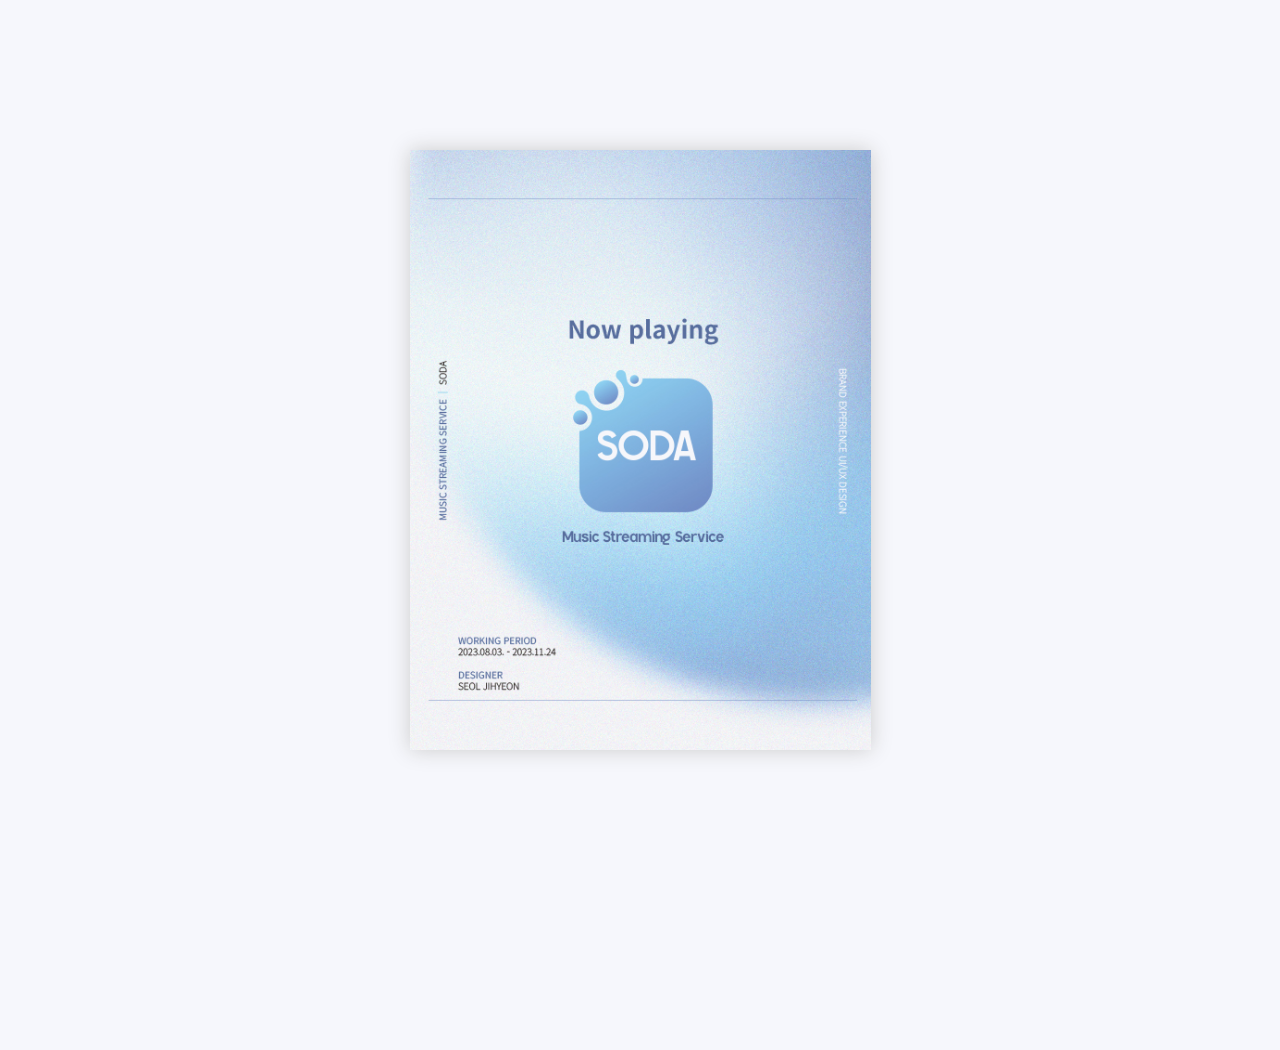
<file: Ebook/samples/basic/index.html>
<!doctype html>
<!--[if lt IE 7 ]> <html lang="en" class="ie6"> <![endif]-->
<!--[if IE 7 ]>    <html lang="en" class="ie7"> <![endif]-->
<!--[if IE 8 ]>    <html lang="en" class="ie8"> <![endif]-->
<!--[if IE 9 ]>    <html lang="en" class="ie9"> <![endif]-->
<!--[if !IE]><!--> <html lang="ko"> <!--<![endif]-->
<head>
<meta name="viewport" content="width = 1050, user-scalable = no" />
<script type="text/javascript" src="../../extras/jquery.min.1.7.js"></script>
<script type="text/javascript" src="../../extras/modernizr.2.5.3.min.js"></script>
</head>
<body>

<div class="flipbook-viewport">
	<div class="container">
		<div class="flipbook">
			<div style="background-image:url(pages/1.jpg)"></div>
			<div style="background-image:url(pages/2.jpg)"></div>
			<div style="background-image:url(pages/3.jpg)"></div>
			<div style="background-image:url(pages/4.jpg)"></div>
			<div style="background-image:url(pages/5.jpg)"></div>
			<div style="background-image:url(pages/6.jpg)"></div>
			<div style="background-image:url(pages/7.jpg)"></div>
			<div style="background-image:url(pages/8.jpg)"></div>
			<div style="background-image:url(pages/9.jpg)"></div>
			<div style="background-image:url(pages/10.jpg)"></div>
			<div style="background-image:url(pages/11.jpg)"></div>
			<div style="background-image:url(pages/12.jpg)"></div>
			<div style="background-image:url(pages/13.jpg)"></div>
			<div style="background-image:url(pages/14.jpg)"></div>
			<div style="background-image:url(pages/15.jpg)"></div>
			<div style="background-image:url(pages/16.jpg)"></div>
			<div style="background-image:url(pages/17.jpg)"></div>
			<div style="background-image:url(pages/18.jpg)"></div>
			<div style="background-image:url(pages/19.jpg)"></div>
			<div style="background-image:url(pages/20.jpg)"></div>
			<div style="background-image:url(pages/21.jpg)"></div>
			<div style="background-image:url(pages/22.jpg)"></div>
			<div style="background-image:url(pages/23.jpg)"></div>
			<div style="background-image:url(pages/24.jpg)"></div>
			<div style="background-image:url(pages/25.jpg)"></div>
			<div style="background-image:url(pages/26.jpg)"></div>
			<div style="background-image:url(pages/27.jpg)"></div>
			<div style="background-image:url(pages/28.jpg)"></div>
			<div style="background-image:url(pages/29.jpg)"></div>
			<div style="background-image:url(pages/30.jpg)"></div>
			<div style="background-image:url(pages/31.jpg)"></div>
			<div style="background-image:url(pages/32.jpg)"></div>
			<div style="background-image:url(pages/33.jpg)"></div>
			<div style="background-image:url(pages/34.jpg)"></div>
			<div style="background-image:url(pages/35.jpg)"></div>
			<div style="background-image:url(pages/36.jpg)"></div>
			<div style="background-image:url(pages/37.jpg)"></div>
			<div style="background-image:url(pages/38.jpg)"></div>
			<div style="background-image:url(pages/39.jpg)"></div>
			<div style="background-image:url(pages/40.jpg)"></div>
			<div style="background-image:url(pages/41.jpg)"></div>
			<div style="background-image:url(pages/42.jpg)"></div>
			<div style="background-image:url(pages/43.jpg)"></div>
			<div style="background-image:url(pages/44.jpg)"></div>
			<div style="background-image:url(pages/45.jpg)"></div>
			<div style="background-image:url(pages/46.jpg)"></div>
			<div style="background-image:url(pages/47.jpg)"></div>
			<div style="background-image:url(pages/48.jpg)"></div>
			<div style="background-image:url(pages/49.jpg)"></div>
			<div style="background-image:url(pages/50.jpg)"></div>
			<div style="background-image:url(pages/51.jpg)"></div>
			<div style="background-image:url(pages/52.jpg)"></div>
			<div style="background-image:url(pages/53.jpg)"></div>
			<div style="background-image:url(pages/54.jpg)"></div>
			<div style="background-image:url(pages/55.jpg)"></div>
			<div style="background-image:url(pages/56.jpg)"></div>
			<div style="background-image:url(pages/57.jpg)"></div>
			<div style="background-image:url(pages/58.jpg)"></div>
			<div style="background-image:url(pages/59.jpg)"></div>
			<div style="background-image:url(pages/60.jpg)"></div>
			<div style="background-image:url(pages/61.jpg)"></div>
			<div style="background-image:url(pages/62.jpg)"></div>
			<div style="background-image:url(pages/63.jpg)"></div>
			<div style="background-image:url(pages/64.jpg)"></div>
			<div style="background-image:url(pages/65.jpg)"></div>
			<div style="background-image:url(pages/66.jpg)"></div>
			<div style="background-image:url(pages/67.jpg)"></div>
			<div style="background-image:url(pages/68.jpg)"></div>
			<div style="background-image:url(pages/69.jpg)"></div>
			<div style="background-image:url(pages/70.jpg)"></div>
			<div style="background-image:url(pages/71.jpg)"></div>
			<div style="background-image:url(pages/72.jpg)"></div>
			<div style="background-image:url(pages/73.jpg)"></div>
			<div style="background-image:url(pages/74.jpg)"></div>
			<div style="background-image:url(pages/75.jpg)"></div>
		</div>
	</div>
</div>


<script type="text/javascript">

function loadApp() {

	// Create the flipbook

	$('.flipbook').turn({
			// Width

			width:922,
			
			// Height

			height:600,

			// Elevation

			elevation: 50,
			
			// Enable gradients

			gradients: true,
			
			// Auto center this flipbook

			autoCenter: true

	});
}

// Load the HTML4 version if there's not CSS transform

yepnope({
	test : Modernizr.csstransforms,
	yep: ['../../lib/turn.js'],
	nope: ['../../lib/turn.html4.min.js'],
	both: ['css/basic.css'],
	complete: loadApp
});

</script>

</body>
</html>
</file>
